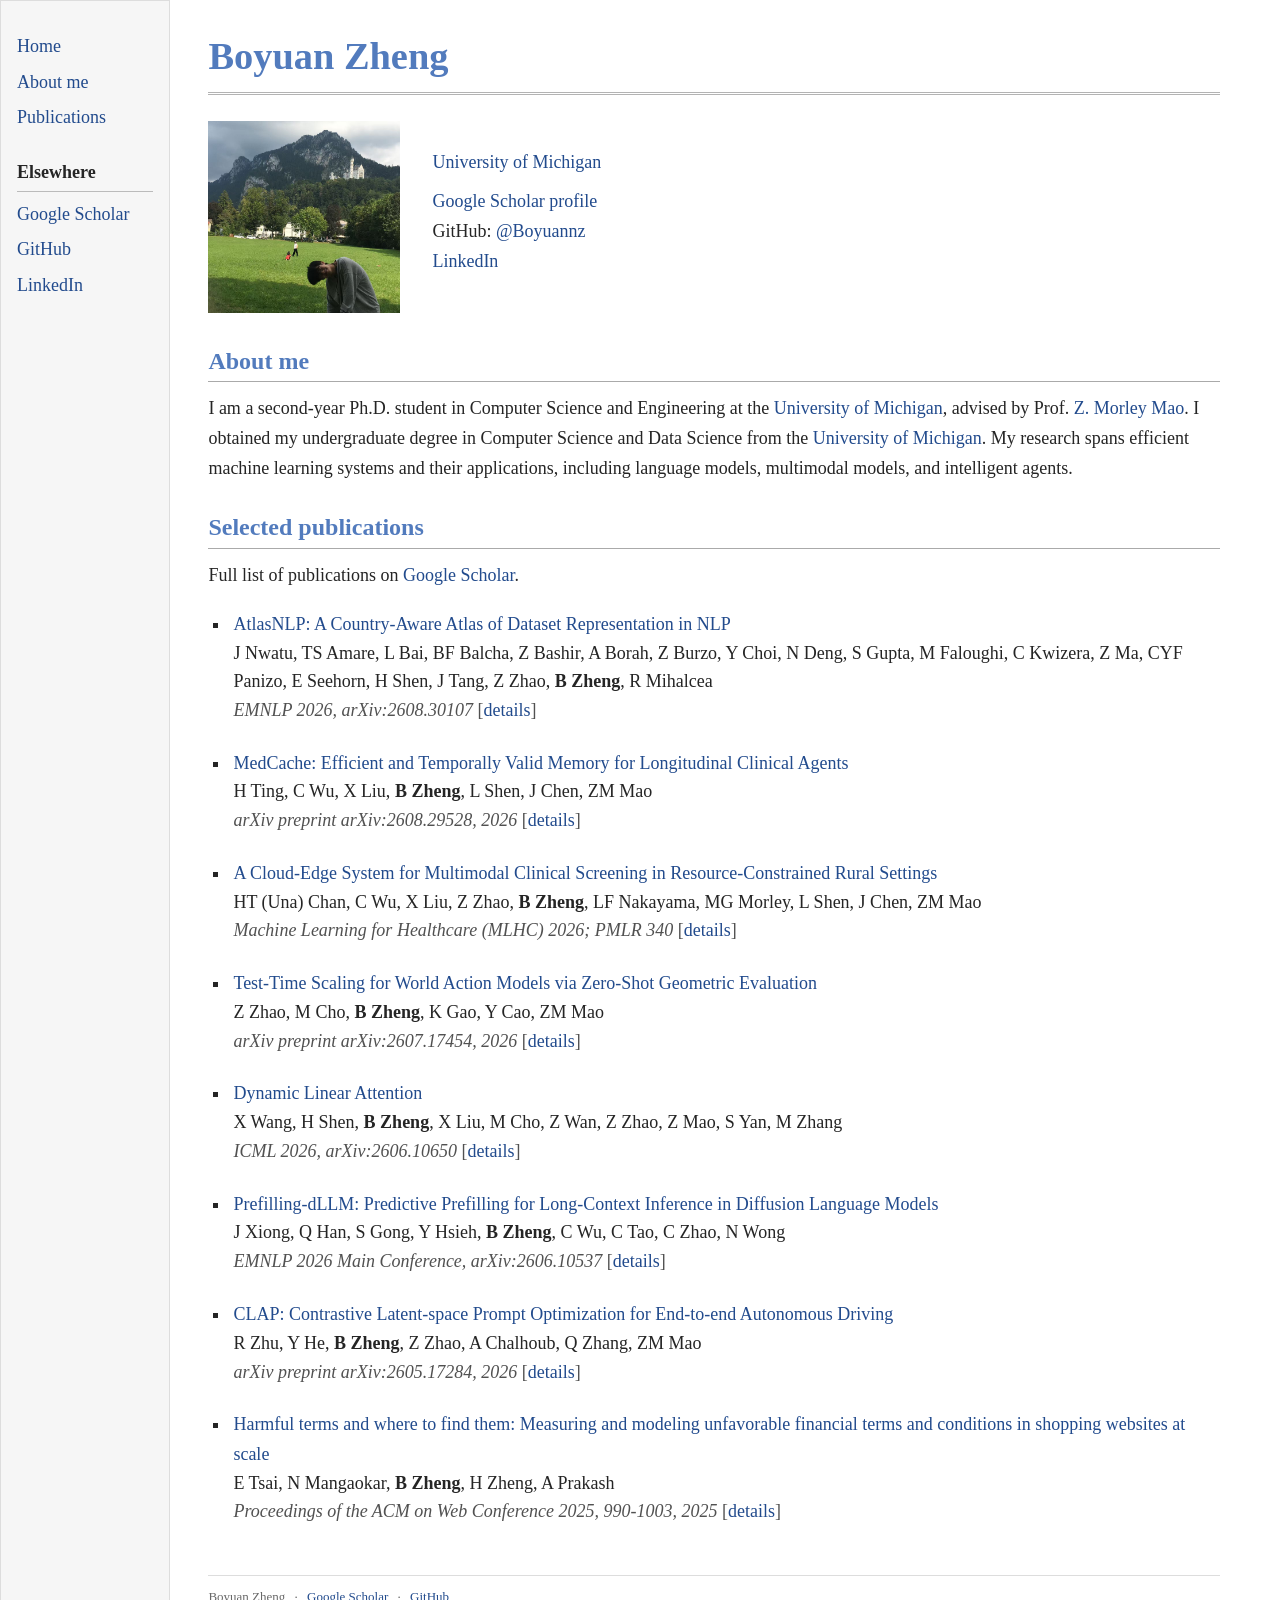
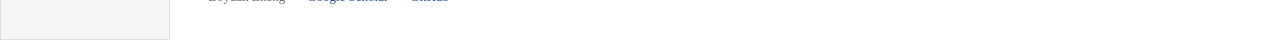
<file: index.html>
<!doctype html>
<html lang="en"><head><meta charset="utf-8"><meta name="viewport" content="width=device-width, initial-scale=1"><title>Boyuan Zheng</title><meta name="description" content="Boyuan Zheng, Ph.D. student in Computer Science and Engineering at the University of Michigan. Research and publications."><link rel="icon" href="/favicon.svg" type="image/svg+xml"><link rel="stylesheet" href="/style.css?v=responsive-1"></head><body>    <div class="academic-layout">
      <a class="skip-link" href="#main">Skip to content</a>
      <aside class="academic-sidebar">
        <nav aria-label="Main navigation">
          <a href="#home">Home</a>
          <a href="#about">About me</a>
          <a href="#publications">Publications</a>
          <div class="menu-category">Elsewhere</div>
          <a href="https://scholar.google.com/citations?user=x9AM0SQAAAAJ&amp;hl=en">Google Scholar</a>
          <a href="https://github.com/Boyuannz">GitHub</a>
          <a href="https://www.linkedin.com/in/boyuann-umich/">LinkedIn</a>
        </nav>
      </aside>
      <main id="main" class="academic-content">
        <header id="home"><h1>Boyuan Zheng</h1></header>
        <div class="profile">
          <img class="portrait" src="/boyuan-photo.jpg" width="192" height="192" alt="Boyuan Zheng outdoors with mountains and a castle in the background" />
          <div class="profile-details">
            <p class="affiliation"><a href="https://cse.engin.umich.edu/">University of Michigan</a></p>
            <p><a href="https://scholar.google.com/citations?user=x9AM0SQAAAAJ&amp;hl=en">Google Scholar profile</a><br />
              GitHub: <a href="https://github.com/Boyuannz">@Boyuannz</a><br />
              <a href="https://www.linkedin.com/in/boyuann-umich/">LinkedIn</a></p>
          </div>
        </div>
        <section id="about">
          <h2>About me</h2>
          <p>I am a second-year Ph.D. student in Computer Science and Engineering at the <a href="https://cse.engin.umich.edu/">University of Michigan</a>, advised by Prof. <a href="https://web.eecs.umich.edu/~zmao/">Z. Morley Mao</a>. I obtained my undergraduate degree in Computer Science and Data Science from the <a href="https://cse.engin.umich.edu/">University of Michigan</a>. My research spans efficient machine learning systems and their applications, including language models, multimodal models, and intelligent agents.</p>
        </section>
        <section id="publications">
          <h2>Selected publications</h2>
          <p>Full list of publications on <a href="https://scholar.google.com/citations?user=x9AM0SQAAAAJ&amp;hl=en">Google Scholar</a>.</p>
          <ul class="publications">
            <li><a class="paper-title" href="https://arxiv.org/abs/2608.30107">AtlasNLP: A Country-Aware Atlas of Dataset Representation in NLP</a><div class="authors">J Nwatu, TS Amare, L Bai, BF Balcha, Z Bashir, A Borah, Z Burzo, Y Choi, N Deng, S Gupta, M Faloughi, C Kwizera, Z Ma, CYF Panizo, E Seehorn, H Shen, J Tang, Z Zhao, <strong>B Zheng</strong>, R Mihalcea</div><div class="venue">EMNLP 2026, arXiv:2608.30107 <span class="paper-link">[<a href="https://arxiv.org/abs/2608.30107">details</a>]</span></div></li>
<li><a class="paper-title" href="https://scholar.google.com/citations?view_op=view_citation&amp;hl=en&amp;oe=ASCII&amp;user=x9AM0SQAAAAJ&amp;pagesize=100&amp;citation_for_view=x9AM0SQAAAAJ:zYLM7Y9cAGgC">MedCache: Efficient and Temporally Valid Memory for Longitudinal Clinical Agents</a><div class="authors">H Ting, C Wu, X Liu, <strong>B Zheng</strong>, L Shen, J Chen, ZM Mao</div><div class="venue">arXiv preprint arXiv:2608.29528, 2026 <span class="paper-link">[<a href="https://scholar.google.com/citations?view_op=view_citation&amp;hl=en&amp;oe=ASCII&amp;user=x9AM0SQAAAAJ&amp;pagesize=100&amp;citation_for_view=x9AM0SQAAAAJ:zYLM7Y9cAGgC">details</a>]</span></div></li>
<li><a class="paper-title" href="https://arxiv.org/abs/2608.12745">A Cloud-Edge System for Multimodal Clinical Screening in Resource-Constrained Rural Settings</a><div class="authors">HT (Una) Chan, C Wu, X Liu, Z Zhao, <strong>B Zheng</strong>, LF Nakayama, MG Morley, L Shen, J Chen, ZM Mao</div><div class="venue">Machine Learning for Healthcare (MLHC) 2026; PMLR 340 <span class="paper-link">[<a href="https://arxiv.org/abs/2608.12745">details</a>]</span></div></li>
<li><a class="paper-title" href="https://scholar.google.com/citations?view_op=view_citation&amp;hl=en&amp;oe=ASCII&amp;user=x9AM0SQAAAAJ&amp;pagesize=100&amp;citation_for_view=x9AM0SQAAAAJ:qjMakFHDy7sC">Test-Time Scaling for World Action Models via Zero-Shot Geometric Evaluation</a><div class="authors">Z Zhao, M Cho, <strong>B Zheng</strong>, K Gao, Y Cao, ZM Mao</div><div class="venue">arXiv preprint arXiv:2607.17454, 2026 <span class="paper-link">[<a href="https://scholar.google.com/citations?view_op=view_citation&amp;hl=en&amp;oe=ASCII&amp;user=x9AM0SQAAAAJ&amp;pagesize=100&amp;citation_for_view=x9AM0SQAAAAJ:qjMakFHDy7sC">details</a>]</span></div></li>
<li><a class="paper-title" href="https://arxiv.org/abs/2606.10650">Dynamic Linear Attention</a><div class="authors">X Wang, H Shen, <strong>B Zheng</strong>, X Liu, M Cho, Z Wan, Z Zhao, Z Mao, S Yan, M Zhang</div><div class="venue">ICML 2026, arXiv:2606.10650 <span class="paper-link">[<a href="https://arxiv.org/abs/2606.10650">details</a>]</span></div></li>
<li><a class="paper-title" href="https://arxiv.org/abs/2606.10537">Prefilling-dLLM: Predictive Prefilling for Long-Context Inference in Diffusion Language Models</a><div class="authors">J Xiong, Q Han, S Gong, Y Hsieh, <strong>B Zheng</strong>, C Wu, C Tao, C Zhao, N Wong</div><div class="venue">EMNLP 2026 Main Conference, arXiv:2606.10537 <span class="paper-link">[<a href="https://arxiv.org/abs/2606.10537">details</a>]</span></div></li>
<li><a class="paper-title" href="https://scholar.google.com/citations?view_op=view_citation&amp;hl=en&amp;oe=ASCII&amp;user=x9AM0SQAAAAJ&amp;pagesize=100&amp;citation_for_view=x9AM0SQAAAAJ:d1gkVwhDpl0C">CLAP: Contrastive Latent-space Prompt Optimization for End-to-end Autonomous Driving</a><div class="authors">R Zhu, Y He, <strong>B Zheng</strong>, Z Zhao, A Chalhoub, Q Zhang, ZM Mao</div><div class="venue">arXiv preprint arXiv:2605.17284, 2026 <span class="paper-link">[<a href="https://scholar.google.com/citations?view_op=view_citation&amp;hl=en&amp;oe=ASCII&amp;user=x9AM0SQAAAAJ&amp;pagesize=100&amp;citation_for_view=x9AM0SQAAAAJ:d1gkVwhDpl0C">details</a>]</span></div></li>
<li><a class="paper-title" href="https://scholar.google.com/citations?view_op=view_citation&amp;hl=en&amp;oe=ASCII&amp;user=x9AM0SQAAAAJ&amp;pagesize=100&amp;citation_for_view=x9AM0SQAAAAJ:u5HHmVD_uO8C">Harmful terms and where to find them: Measuring and modeling unfavorable financial terms and conditions in shopping websites at scale</a><div class="authors">E Tsai, N Mangaokar, <strong>B Zheng</strong>, H Zheng, A Prakash</div><div class="venue">Proceedings of the ACM on Web Conference 2025, 990-1003, 2025 <span class="paper-link">[<a href="https://scholar.google.com/citations?view_op=view_citation&amp;hl=en&amp;oe=ASCII&amp;user=x9AM0SQAAAAJ&amp;pagesize=100&amp;citation_for_view=x9AM0SQAAAAJ:u5HHmVD_uO8C">details</a>]</span></div></li>
          </ul>
        </section>
        <footer>Boyuan Zheng <span aria-hidden="true">·</span> <a href="https://scholar.google.com/citations?user=x9AM0SQAAAAJ&amp;hl=en">Google Scholar</a> <span aria-hidden="true">·</span> <a href="https://github.com/Boyuannz">GitHub</a></footer>
      </main>
    </div></body></html>
</file>
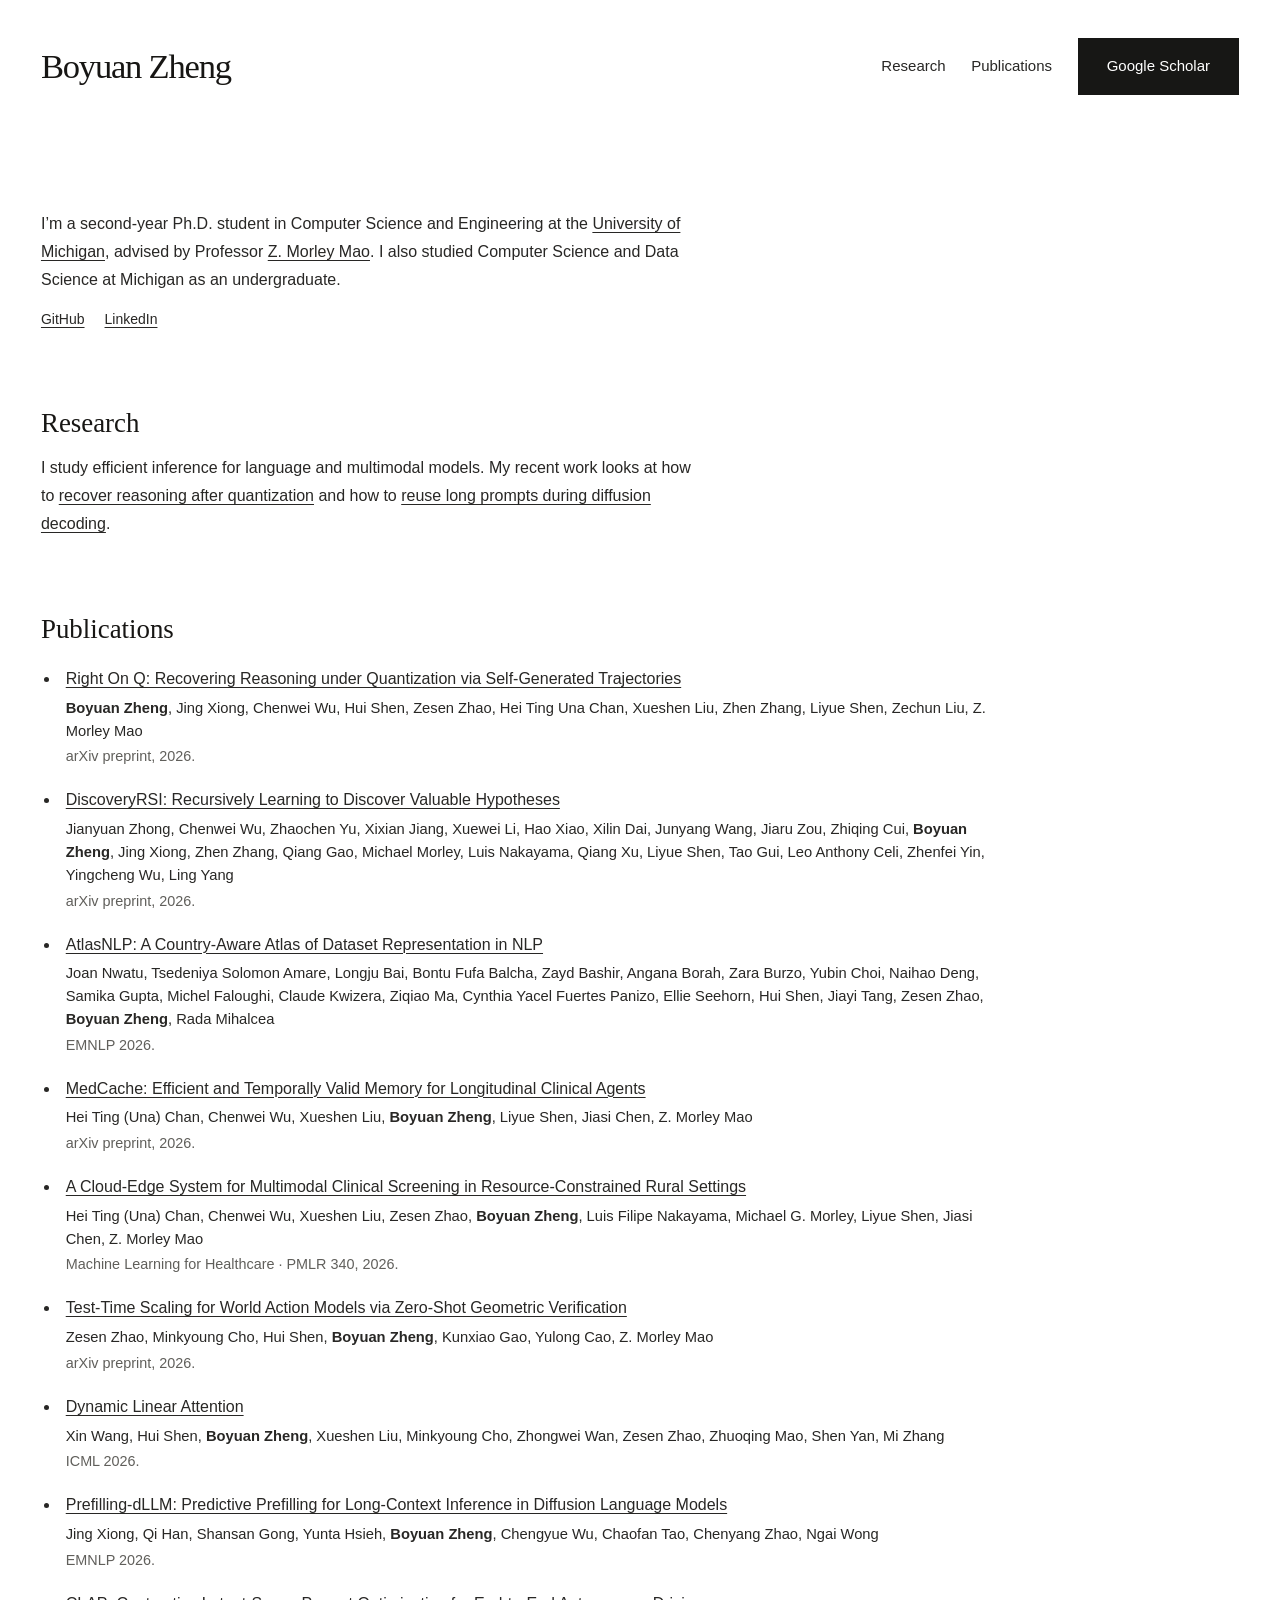
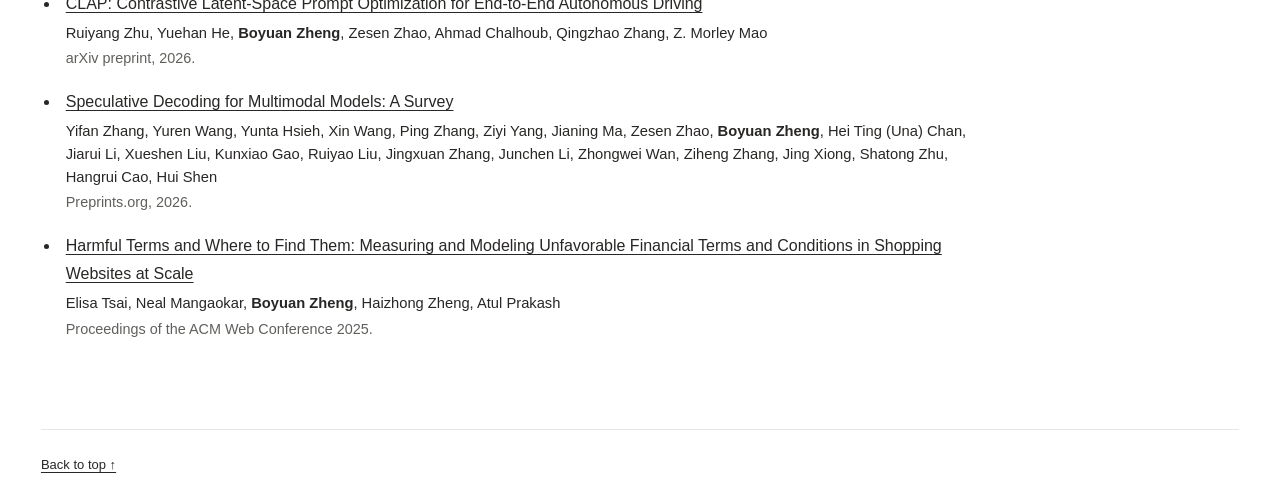
<file: preview/index.html>
<!doctype html>
<html lang="en">
<head>
  <meta charset="utf-8">
  <meta name="viewport" content="width=device-width, initial-scale=1">
  <meta name="theme-color" content="#f8f7f4">
  <title>Boyuan Zheng — Research</title>
  <meta name="description" content="Boyuan Zheng is a Ph.D. student in Computer Science and Engineering at the University of Michigan. His work spans efficient machine learning systems, language models, multimodal models, and intelligent agents.">
  <link rel="icon" href="../favicon.svg" type="image/svg+xml">
  <style>

:root { color-scheme: light; --serif: Baskerville, "Times New Roman", serif; }
* { box-sizing: border-box; }
html { scroll-padding-top: 2rem; }
body { max-width: 1480px; padding-inline: clamp(22px,3.2vw,58px); margin: auto; background: white; color: #282725; font: 400 16px/1.75 "Helvetica Neue", Arial, sans-serif; }
a { color: inherit; text-underline-offset: .2em; text-decoration-thickness: 1px; }
a:hover { color: #635f5a; }
a:focus-visible { outline: 2px solid currentColor; outline-offset: 5px; }
.skip-link { position: absolute; top: -5rem; }
.skip-link:focus { top: .5rem; }
header, nav, .profile-links { display: flex; align-items: center; }
header { justify-content: space-between; gap: 2rem; padding-block: clamp(26px,3vw,44px); }
h1, h2 { font-family: var(--serif); color: #171614; font-weight: 400; margin: 0; }
h1 { font-size: clamp(29px,2.7vw,40px); line-height: 1.2; letter-spacing: -.035em; }
h2 { font-size: clamp(24px,2.1vw,30px); line-height: 1.3; margin-bottom: .5em; }
nav { gap: clamp(14px,2vw,30px); font-size: 15px; }
nav a { text-decoration: none; }
nav a:hover { text-decoration: underline; }
nav .scholar { background: #171715; color: white; padding: 15px 29px; }
main { padding-block: clamp(48px,6vw,88px) 70px; }
.bio, .research { max-width: 660px; }
p { margin: 0; }
.profile-links { gap: 20px; flex-wrap: wrap; margin-top: 13px; font-size: 14px; }
section + section { margin-top: clamp(46px,5.8vw,84px); }
.papers { max-width: 950px; }
.papers ul { padding-left: 1.2em; margin: 18px 0 0; }
.papers li { padding-left: .35em; margin-bottom: 1em; }
.authors { margin-top: .25em; font-size: .92em; line-height: 1.55; }
.venue { color: #605f5b; font-size: .9em; }
footer { border-top: 1px solid #e7e6e2; padding-block: 24px; font-size: 13px; }
@media (max-width: 580px) {
  header { align-items: flex-start; flex-direction: column; gap: 16px; }
  nav { flex-wrap: wrap; font-size: 14px; }
  nav .scholar { padding: 6px 15px; }
  main { padding-top: 28px; }
}
</style>
</head>
<body>
  <a class="skip-link" href="#main">Skip to content</a>
  <header id="home">
    <h1>Boyuan Zheng</h1>
    <nav aria-label="Main navigation">
      <a href="#research">Research</a>
      <a href="#publications">Publications</a>
      <a class="scholar" href="https://scholar.google.com/citations?user=x9AM0SQAAAAJ&amp;hl=en">Google Scholar</a>
    </nav>
  </header>
  <main id="main">
    <section class="bio" aria-label="About me">
      <p>I’m a second-year Ph.D. student in Computer Science and Engineering at the <a href="https://cse.engin.umich.edu/">University of Michigan</a>, advised by Professor <a href="https://web.eecs.umich.edu/~zmao/">Z. Morley Mao</a>. I also studied Computer Science and Data Science at Michigan as an undergraduate.</p>
      <div class="profile-links"><a href="https://github.com/Boyuannz">GitHub</a><a href="https://www.linkedin.com/in/boyuann-umich/">LinkedIn</a></div>
    </section>
    <section class="research" id="research">
      <h2>Research</h2>
      <p>I study efficient inference for language and multimodal models. My recent work looks at how to <a href="https://arxiv.org/abs/2610.29378">recover reasoning after quantization</a> and how to <a href="https://aclanthology.org/2026.emnlp-main.426/">reuse long prompts during diffusion decoding</a>.</p>
    </section>
    <section class="papers" id="publications">
      <h2>Publications</h2>
      <ul>
        <li><a href="https://arxiv.org/abs/2610.29378">Right On Q: Recovering Reasoning under Quantization via Self-Generated Trajectories</a>
          <div class="authors"><strong>Boyuan Zheng</strong>, Jing Xiong, Chenwei Wu, Hui Shen, Zesen Zhao, Hei Ting Una Chan, Xueshen Liu, Zhen Zhang, Liyue Shen, Zechun Liu, Z. Morley Mao</div>
          <span class="venue">arXiv preprint, 2026.</span></li>
        <li><a href="https://arxiv.org/abs/2610.23839">DiscoveryRSI: Recursively Learning to Discover Valuable Hypotheses</a>
          <div class="authors">Jianyuan Zhong, Chenwei Wu, Zhaochen Yu, Xixian Jiang, Xuewei Li, Hao Xiao, Xilin Dai, Junyang Wang, Jiaru Zou, Zhiqing Cui, <strong>Boyuan Zheng</strong>, Jing Xiong, Zhen Zhang, Qiang Gao, Michael Morley, Luis Nakayama, Qiang Xu, Liyue Shen, Tao Gui, Leo Anthony Celi, Zhenfei Yin, Yingcheng Wu, Ling Yang</div>
          <span class="venue">arXiv preprint, 2026.</span></li>
        <li><a href="https://aclanthology.org/2026.emnlp-main.2415/">AtlasNLP: A Country-Aware Atlas of Dataset Representation in NLP</a>
          <div class="authors">Joan Nwatu, Tsedeniya Solomon Amare, Longju Bai, Bontu Fufa Balcha, Zayd Bashir, Angana Borah, Zara Burzo, Yubin Choi, Naihao Deng, Samika Gupta, Michel Faloughi, Claude Kwizera, Ziqiao Ma, Cynthia Yacel Fuertes Panizo, Ellie Seehorn, Hui Shen, Jiayi Tang, Zesen Zhao, <strong>Boyuan Zheng</strong>, Rada Mihalcea</div>
          <span class="venue">EMNLP 2026.</span></li>
        <li><a href="https://arxiv.org/abs/2608.29528">MedCache: Efficient and Temporally Valid Memory for Longitudinal Clinical Agents</a>
          <div class="authors">Hei Ting (Una) Chan, Chenwei Wu, Xueshen Liu, <strong>Boyuan Zheng</strong>, Liyue Shen, Jiasi Chen, Z. Morley Mao</div>
          <span class="venue">arXiv preprint, 2026.</span></li>
        <li><a href="https://arxiv.org/abs/2608.12745">A Cloud-Edge System for Multimodal Clinical Screening in Resource-Constrained Rural Settings</a>
          <div class="authors">Hei Ting (Una) Chan, Chenwei Wu, Xueshen Liu, Zesen Zhao, <strong>Boyuan Zheng</strong>, Luis Filipe Nakayama, Michael G. Morley, Liyue Shen, Jiasi Chen, Z. Morley Mao</div>
          <span class="venue">Machine Learning for Healthcare · PMLR 340, 2026.</span></li>
        <li><a href="https://arxiv.org/abs/2607.17454">Test-Time Scaling for World Action Models via Zero-Shot Geometric Verification</a>
          <div class="authors">Zesen Zhao, Minkyoung Cho, Hui Shen, <strong>Boyuan Zheng</strong>, Kunxiao Gao, Yulong Cao, Z. Morley Mao</div>
          <span class="venue">arXiv preprint, 2026.</span></li>
        <li><a href="https://arxiv.org/abs/2606.10650">Dynamic Linear Attention</a>
          <div class="authors">Xin Wang, Hui Shen, <strong>Boyuan Zheng</strong>, Xueshen Liu, Minkyoung Cho, Zhongwei Wan, Zesen Zhao, Zhuoqing Mao, Shen Yan, Mi Zhang</div>
          <span class="venue">ICML 2026.</span></li>
        <li><a href="https://arxiv.org/abs/2606.10537">Prefilling-dLLM: Predictive Prefilling for Long-Context Inference in Diffusion Language Models</a>
          <div class="authors">Jing Xiong, Qi Han, Shansan Gong, Yunta Hsieh, <strong>Boyuan Zheng</strong>, Chengyue Wu, Chaofan Tao, Chenyang Zhao, Ngai Wong</div>
          <span class="venue">EMNLP 2026.</span></li>
        <li><a href="https://arxiv.org/abs/2605.17284">CLAP: Contrastive Latent-Space Prompt Optimization for End-to-End Autonomous Driving</a>
          <div class="authors">Ruiyang Zhu, Yuehan He, <strong>Boyuan Zheng</strong>, Zesen Zhao, Ahmad Chalhoub, Qingzhao Zhang, Z. Morley Mao</div>
          <span class="venue">arXiv preprint, 2026.</span></li>
        <li><a href="https://www.preprints.org/manuscript/202603.2344/v1">Speculative Decoding for Multimodal Models: A Survey</a>
          <div class="authors">Yifan Zhang, Yuren Wang, Yunta Hsieh, Xin Wang, Ping Zhang, Ziyi Yang, Jianing Ma, Zesen Zhao, <strong>Boyuan Zheng</strong>, Hei Ting (Una) Chan, Jiarui Li, Xueshen Liu, Kunxiao Gao, Ruiyao Liu, Jingxuan Zhang, Junchen Li, Zhongwei Wan, Ziheng Zhang, Jing Xiong, Shatong Zhu, Hangrui Cao, Hui Shen</div>
          <span class="venue">Preprints.org, 2026.</span></li>
        <li><a href="https://doi.org/10.1145/3696410.3714573">Harmful Terms and Where to Find Them: Measuring and Modeling Unfavorable Financial Terms and Conditions in Shopping Websites at Scale</a>
          <div class="authors">Elisa Tsai, Neal Mangaokar, <strong>Boyuan Zheng</strong>, Haizhong Zheng, Atul Prakash</div>
          <span class="venue">Proceedings of the ACM Web Conference 2025.</span></li>
      </ul>
    </section>
  </main>
  <footer><a href="#home">Back to top ↑</a></footer>
</body>
</html>
</file>
<file: style.css>
:root {
  color-scheme: light;
  --background: #ffffff;
  --foreground: #252525;
  --primary: #224b8d;
  --sidebar: #f6f6f6;
  --border: #dddddd;
}
* { box-sizing: border-box; }
html { scroll-behavior: smooth; scroll-padding-top: 24px; }
body { margin: 0; background: var(--background); color: var(--foreground); font: clamp(1rem, 0.94rem + 0.25vw, 1.125rem)/1.65 Georgia, 'Times New Roman', serif; }
a { color: var(--primary); text-decoration: none; text-underline-offset: 4px; }
a:hover { text-decoration: underline; }
a:focus-visible { outline: 2px solid var(--primary); outline-offset: 4px; }
.academic-layout { --sidebar-width: 170px !important; align-items: stretch; min-height: 100vh; }
.academic-sidebar { flex-shrink: 0; height: auto; border: 1px solid var(--border); padding: 28px 16px; }
.academic-sidebar nav { position: sticky; top: 28px; }
.academic-sidebar nav > a { display: block; padding: 3px 0; }
.menu-category { margin-top: 22px; padding-bottom: 3px; margin-bottom: 5px; border-bottom: 1px solid #bbb; font-weight: bold; }
.academic-content { min-width: 0; flex: 1; max-width: 68rem; padding: clamp(1.25rem, 2.5vw, 2rem) clamp(1.25rem, 3vw, 3rem); overflow-wrap: anywhere; }
h1 { margin: 0 0 26px; padding-bottom: 10px; border-bottom: 3px double #b3b3b3; color: #527bbd; font-size: clamp(1.75rem, 1.3rem + 1.4vw, 2.4rem); font-weight: 700; line-height: 1.3; }
.profile { display: flex; align-items: center; gap: clamp(1.25rem, 2.5vw, 2rem); margin: 0 0 32px; flex-wrap: wrap; }
.portrait { width: clamp(9rem, 17vw, 12rem); height: auto; aspect-ratio: 1; max-width: 100%; object-fit: cover; flex-shrink: 0; }
.profile-details p { margin: 0 0 10px; }
.affiliation { font-size: 1.125rem; }
h2 { color: #527bbd; font-weight: 700; font-size: clamp(1.25rem, 1.1rem + 0.5vw, 1.5rem); line-height: 1.35; border-bottom: 1px solid #aaa; padding-bottom: 4px; margin: 28px 0 12px; }
p { margin: 10px 0; }
.publications { padding-left: 22px; list-style-type: square; margin: 20px 0 0; }
.publications li { padding-left: 3px; margin-bottom: 23px; }
.paper-title { font-weight: 500; }
.authors { line-height: 1.55; }
.venue { color: #515151; font-style: italic; }
.paper-link { font-style: normal; white-space: nowrap; }
.code-list { list-style-type: square; padding-left: 22px; margin: 12px 0; }
.language { margin-left: 12px; color: #626262; font-size: .875rem; }
footer { margin-top: 48px; padding-top: 10px; border-top: 1px solid #ddd; color: #686868; font-size: .8125rem; }
footer span { padding: 0 6px; }
.skip-link { position: fixed; top: -100px; left: 12px; z-index: 10; background: white; padding: 8px; }
.skip-link:focus { top: 12px; }
@media (max-width: 48rem) {
 .academic-layout { flex-direction: column; }
 .academic-sidebar { width: 100% !important; padding: 12px 20px; border-width: 0 0 1px; }
 .academic-sidebar nav { display: flex; flex-wrap: wrap; gap: 4px 20px; position: static; }
 .academic-sidebar nav > a { padding: 5px 0; }
 .menu-category { display: none; }
 .academic-content { width: 100%; padding: 23px 22px; }
 h1 { margin-bottom: 22px; }
 .profile { gap: 20px; align-items: flex-start; }
 .portrait { width: clamp(8.25rem, 26vw, 12rem); height: auto; }
 .affiliation { font-size: 1rem; }
}
@media (max-width: 24rem) { .profile { flex-direction: column; } }
@media (prefers-reduced-motion: reduce) { html { scroll-behavior: auto; } }

.academic-layout { display: flex; width: 100%; }
.academic-sidebar { width: 170px; background: var(--sidebar); }

.profile-details { flex: 1 1 13rem; min-width: 0; }
</file>
